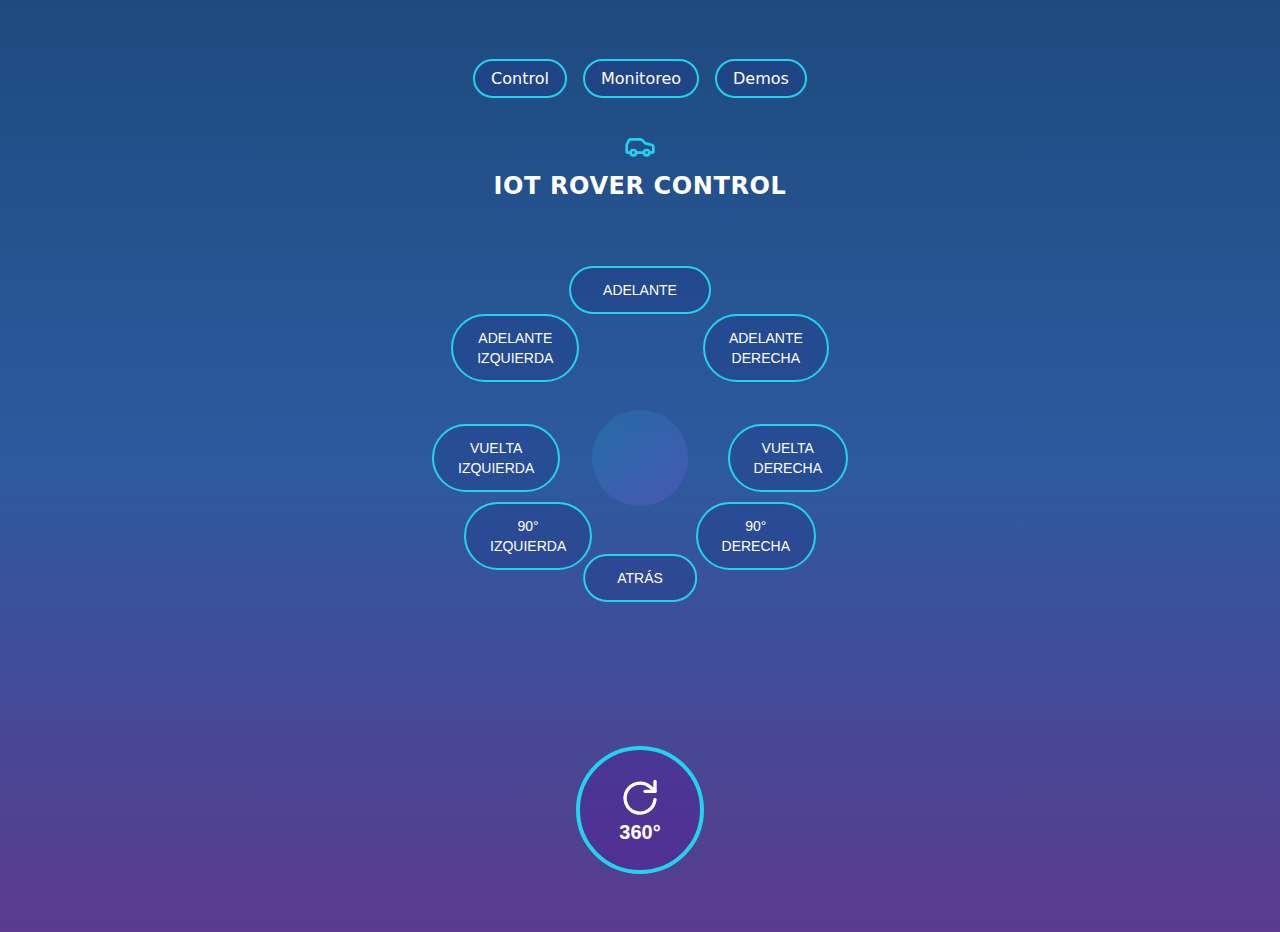
<file: index.html>
<!DOCTYPE html>
<html lang="es">
<head>
    <meta charset="UTF-8">
    <meta name="viewport" content="width=device-width, initial-scale=1.0">
    <title>IOT Rover Control</title>
    <meta name="description" content="Control remoto para carrito IoT">
    <link rel="stylesheet" href="css/style.css">
</head>
<body>

    <div class="main-container">
        <div class="content-wrapper">

          <nav class="main-nav">
    <a href="index.html" class="nav-item">Control</a>
    <a href="monitor.html" class="nav-item">Monitoreo</a>
    <a href="demos.html" class="nav-item">Demos</a> 
</nav>
            <div class="header">
                <div class="icon-container">
                    <svg xmlns="http://www.w3.org/2000/svg" width="24" height="24" viewBox="0 0 24 24" fill="none" stroke="currentColor" stroke-width="2" stroke-linecap="round" stroke-linejoin="round">
                        <path d="M19 17h2c.6 0 1-.4 1-1v-3c0-.9-.7-1.7-1.5-1.9C18.7 10.6 16 10 16 10s-1.3-1.4-2.2-2.3c-.5-.4-1.1-.7-1.8-.7H5c-.6 0-1.1.4-1.4.9l-1.4 2.9A3.7 3.7 0 0 0 2 12v4c0 .6.4 1 1 1h2"/>
                        <circle cx="7" cy="17" r="2"/>
                        <path d="M9 17h6"/>
                        <circle cx="17" cy="17" r="2"/>
                    </svg>
                </div>
                <h1>IOT ROVER CONTROL</h1>
            </div>

            <div class="control-pad-container">
                <div class="circles-background">
                    <div class="circle circle-1"></div>
                    <div class="circle circle-2"></div>
                    <div class="circle circle-3"></div>
                    <div class="circle circle-center"></div>
                </div>

                <div class="button-grid">
                    <button class="control-button" id="btn-fwd-left" data-command="ADELANTE IZQUIERDA">
                        ADELANTE<br>IZQUIERDA
                    </button>

                    <button class="control-button" id="btn-fwd" data-command="ADELANTE">
                        ADELANTE
                    </button>

                    <button class="control-button" id="btn-fwd-right" data-command="ADELANTE DERECHA">
                        ADELANTE<br>DERECHA
                    </button>

                    <button class="control-button" id="btn-turn-left" data-command="VUELTA IZQUIERDA">
                        VUELTA<br>IZQUIERDA
                    </button>

                    <button class="control-button" id="btn-turn-right" data-command="VUELTA DERECHA">
                        VUELTA<br>DERECHA
                    </button>

                    <button class="control-button" id="btn-90-left" data-command="90° IZQUIERDA">
                        90°<br>IZQUIERDA
                    </button>

                    <button class="control-button" id="btn-back" data-command="ATRÁS">
                        ATRÁS
                    </button>

                    <button class="control-button" id="btn-90-right" data-command="90° DERECHA">
                        90°<br>DERECHA
                    </button>
                </div>
            </div>

            <div class="spin-button-container">
                <button class="control-button spin-button" id="btn-360" data-command="360°">
                    <svg xmlns="http://www.w3.org/2000/svg" width="24" height="24" viewBox="0 0 24 24" fill="none" stroke="currentColor" stroke-width="2" stroke-linecap="round" stroke-linejoin="round">
                        <path d="M21 2v6h-6"/>
                        <path d="M21 13a9 9 0 1 1-3-7.7L21 8"/>
                    </svg>
                    <span>360°</span>
                </button>
            </div>

            <div id="last-command-display" class="status-indicator hidden">
                <p>Último comando enviado: <span id="displayed-command">N/A</span></p>
            </div>

        </div>
    </div>

    <script src="js/script.js"></script>
</body>
</html>
</file>
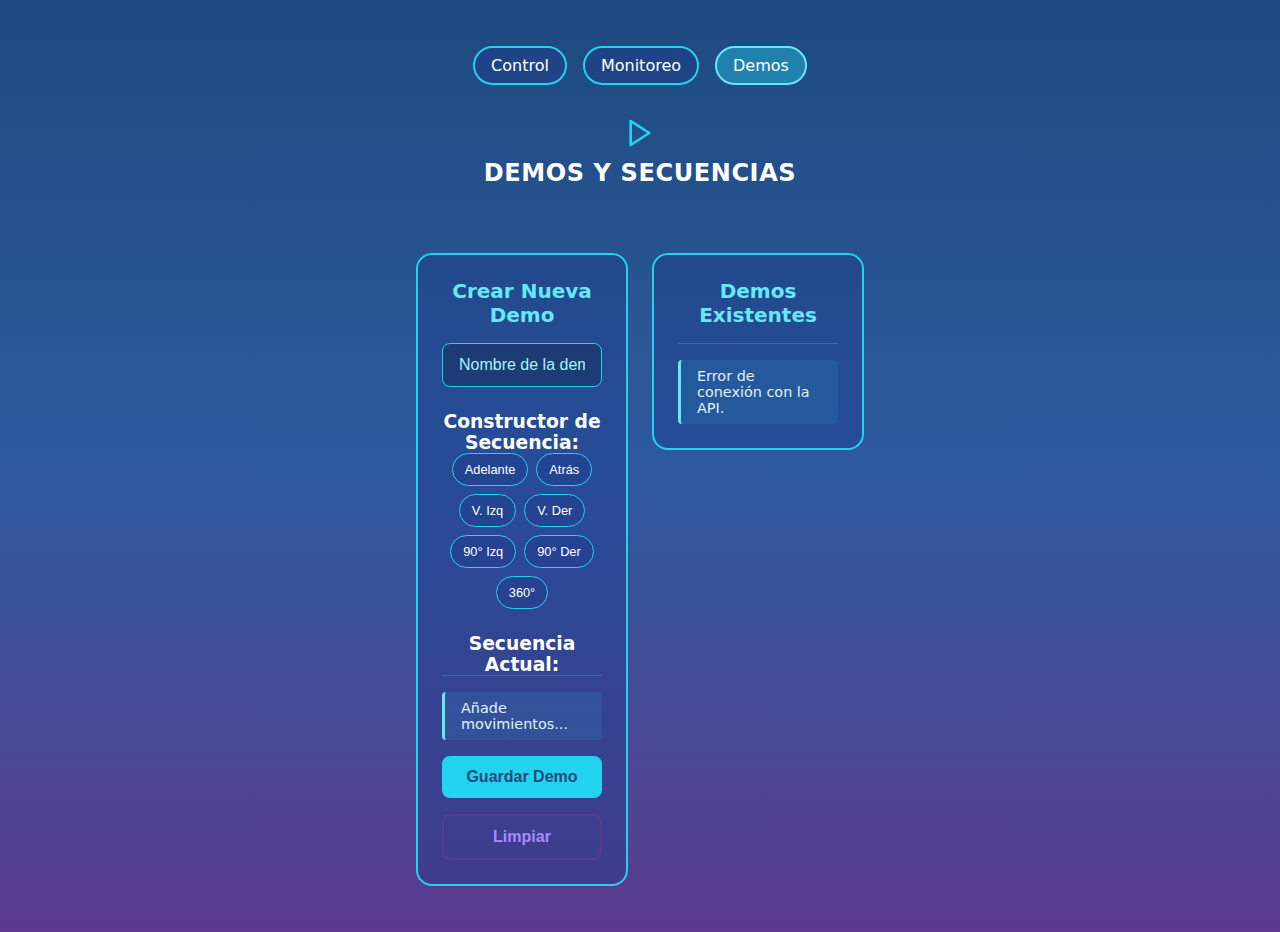
<file: demos.html>
<!DOCTYPE html>
<html lang="es">
<head>
    <meta charset="UTF-8">
    <meta name="viewport" content="width=device-width, initial-scale=1.0">
    <title>IOT Rover Demos</title>
    <meta name="description" content="Creación de demos para carrito IoT">
    <link rel="stylesheet" href="css/style.css">
</head>
<body>

    <div class="main-container">
        <div class="content-wrapper">

            <nav class="main-nav">
                <a href="index.html" class="nav-item">Control</a>
                <a href="monitor.html" class="nav-item">Monitoreo</a>
                <a href="demos.html" class="nav-item active">Demos</a>
            </nav>
            
            <div class="header">
                <div class="icon-container">
                    <svg xmlns="http://www.w3.org/2000/svg" width="24" height="24" viewBox="0 0 24 24" fill="none" stroke="currentColor" stroke-width="2" stroke-linecap="round" stroke-linejoin="round">
                        <polygon points="5 3 19 12 5 21 5 3"></polygon>
                    </svg>
                </div>
                <h1>DEMOS Y SECUENCIAS</h1>
            </div>

            <div class="monitor-section">

                <div class="monitor-card" id="crear-demo-card">
                    <h2>Crear Nueva Demo</h2>
                    
                    <input type="text" id="demo-nombre-input" placeholder="Nombre de la demo" class="demo-input">
                    
                    <h3>Constructor de Secuencia:</h3>
                    <div class="sequence-builder-controls">
                        <button class="control-button-demo" data-command="ADELANTE">Adelante</button>
                        <button class="control-button-demo" data-command="ATRÁS">Atrás</button>
                        <button class="control-button-demo" data-command="VUELTA IZQUIERDA">V. Izq</button>
                        <button class="control-button-demo" data-command="VUELTA DERECHA">V. Der</button>
                        <button class="control-button-demo" data-command="90° IZQUIERDA">90° Izq</button>
                        <button class="control-button-demo" data-command="90° DERECHA">90° Der</button>
                        <button class="control-button-demo" data-command="360°">360°</button>
                        </div>

                    <h3>Secuencia Actual:</h3>
                    <ul class="command-history-list" id="demo-sequence-list">
                        <li>Añade movimientos...</li>
                    </ul>
                    <button class="demo-save-button" id="save-demo-button">Guardar Demo</button>
                    <button class="demo-clear-button" id="clear-demo-button">Limpiar</button>
                </div>

                <div class="monitor-card">
                    <h2>Demos Existentes</h2>
                    <ul class="command-history-list" id="demo-list">
                        <li>Cargando demos...</li>
                    </ul>
                </div>

            </div>

        </div>
    </div>

    <script src="js/demos.js"></script> 
</body>
</html>
</file>
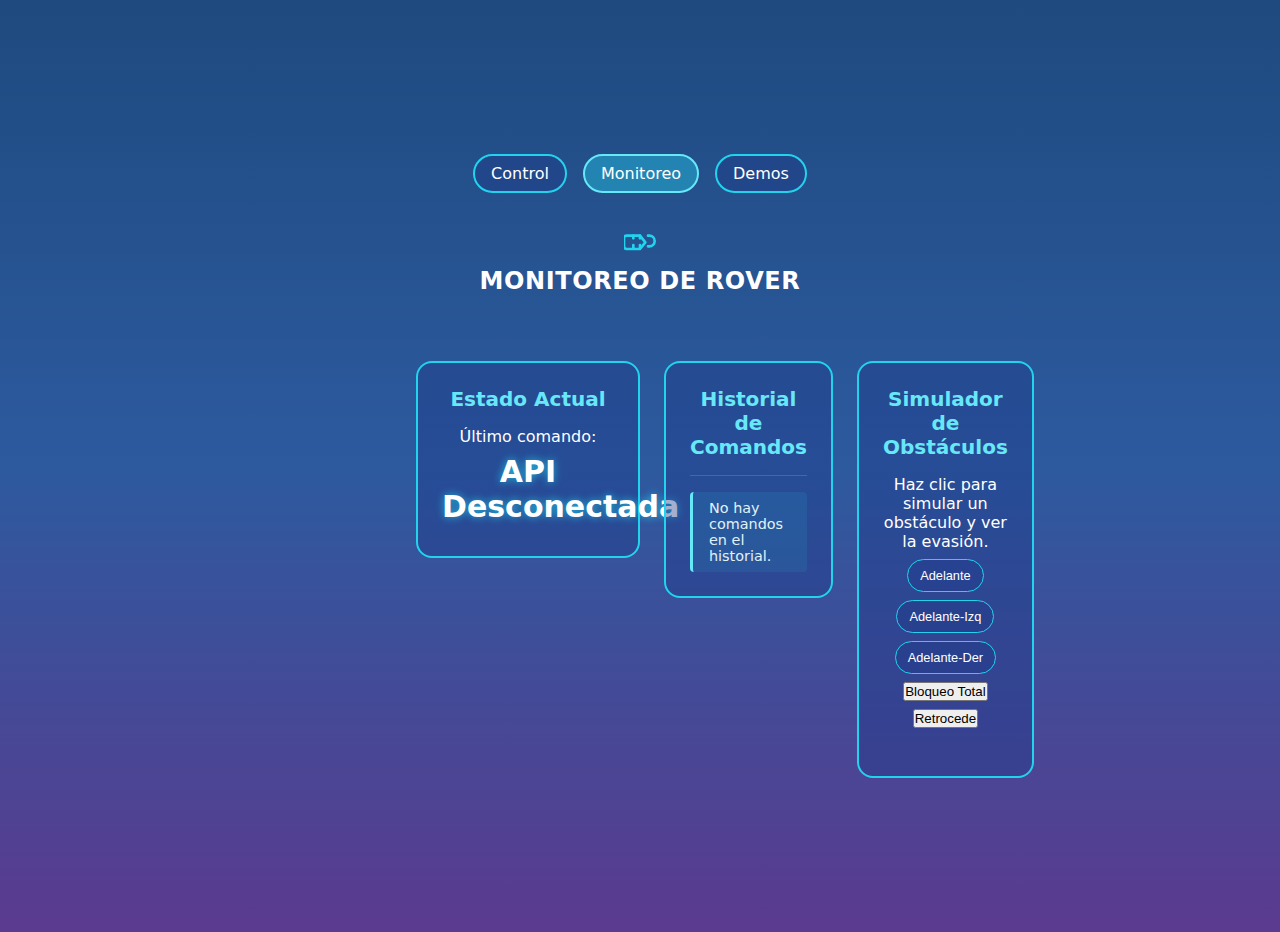
<file: monitor.html>
<!DOCTYPE html>
<html lang="es">
<head>
    <meta charset="UTF-8">
    <meta name="viewport" content="width=device-width, initial-scale=1.0">
    <title>IOT Rover Monitoreo</title>
    <meta name="description" content="Monitoreo de acciones del carrito IoT">
    <link rel="stylesheet" href="css/style.css">
</head>
<body>

    <div class="main-container">
        <div class="content-wrapper">

            <nav class="main-nav">
                <a href="index.html" class="nav-item">Control</a>
                <a href="monitor.html" class="nav-item active">Monitoreo</a>
                <a href="demos.html" class="nav-item">Demos</a> 
            </nav>
            <div class="header">
                <div class="icon-container">
                    <svg xmlns="http://www.w3.org/2000/svg" width="24" height="24" viewBox="0 0 24 24" fill="none" stroke="currentColor" stroke-width="2" stroke-linecap="round" stroke-linejoin="round">
                        <path d="M18 8h1a4 4 0 0 1 0 8h-1"/>
                        <path d="M2 8h10l4 5-4 5H2c-1.1 0-2-.9-2-2V10c0-1.1.9-2 2-2Z"/>
                        <path d="M7 17v-2"/>
                        <path d="M7 10V8"/>
                        <path d="M12 17v-2"/>
                        <path d="M12 10V8"/>
                    </svg>
                </div>
                <h1>MONITOREO DE ROVER</h1>
            </div>

            <div class="monitor-section">
                <div class="monitor-card">
                    <h2>Estado Actual</h2>
                    <p>Último comando:</p>
                    <p class="current-status" id="rover-current-command">N/A</p>
                </div>

                <div class="monitor-card">
                    <h2>Historial de Comandos</h2>
                    <ul class="command-history-list" id="command-history">
                        <li>No hay comandos en el historial.</li>
                    </ul>
                </div>
                <div class="monitor-card">
                    <h2>Simulador de Obstáculos</h2>
                    <p>Haz clic para simular un obstáculo y ver la evasión.</p>
                    <div class="sequence-builder-controls" id="obstacle-simulator-controls">
                        <button class="control-button-demo obstacle-btn" data-clave="1">Adelante</button>
                        <button class="control-button-demo obstacle-btn" data-clave="2">Adelante-Izq</button>
                        <button class="control-button-demo obstacle-btn" data-clave="3">Adelante-Der</button>
                        <button class_name="control-button-demo obstacle-btn" data-clave="4">Bloqueo Total</button>
                        <button class_name="control-button-demo obstacle-btn" data-clave="5">Retrocede</button>
                    </div>
                </div>

</div>
            </div>

        </div>
    </div>

    <script src="js/monitor.js"></script> </body>
</html>
</file>
<file: css/style.css>
/* --- Reseteo Básico y Estilos Globales --- */
* {
    margin: 0;
    padding: 0;
    box-sizing: border-box;
}

body {
    font-family: ui-sans-serif, system-ui, -apple-system, BlinkMacSystemFont, "Segoe UI", Roboto, "Helvetica Neue", Arial, "Noto Sans", sans-serif;
    -webkit-font-smoothing: antialiased;
    -moz-osx-font-smoothing: grayscale;
    min-height: 100vh;
    background-image: linear-gradient(to bottom, #1e4a7f, #2d5a9f, #5b3a8f);
    display: flex;
    align-items: center;
    justify-content: center;
    padding: 1rem;
    color: white;
}

/* --- Contenedores Principales --- */
.main-container {
    display: flex;
    align-items: center;
    justify-content: center;
    min-height: 100vh;
    width: 100%;
}

.content-wrapper {
    width: 100%;
    max-width: 28rem; /* 448px */
}

/* --- Navegación --- */
.main-nav {
    display: flex;
    justify-content: center;
    gap: 1rem;
    margin-bottom: 2rem;
}

.nav-item {
    padding: 0.5rem 1rem;
    border-radius: 9999px;
    background-color: rgba(30, 58, 138, 0.4); /* bg-blue-900/40 */
    border: 2px solid #22d3ee;
    color: white;
    text-decoration: none;
    font-weight: 500;
    transition: background-color 0.2s ease, transform 0.2s ease;
}

.nav-item:hover {
    background-color: rgba(34, 211, 238, 0.2);
}

.nav-item.active {
    background-color: rgba(34, 211, 238, 0.4);
    border-color: #67e8f9; /* Un poco más claro para indicar activo */
}


/* --- Header --- */
.header {
    text-align: center;
    margin-bottom: 4rem; /* 64px */
}

.header .icon-container {
    display: flex;
    align-items: center;
    justify-content: center;
    gap: 0.5rem;
    margin-bottom: 0.5rem;
}

.header svg {
    width: 2rem; /* 32px */
    height: 2rem; /* 32px */
    color: #22d3ee; /* cyan-400 */
}

.header h1 {
    font-size: 1.5rem; /* 24px */
    line-height: 2rem;
    font-weight: 700;
    letter-spacing: 0.025em;
}

/* --- Pad de Control --- */
.control-pad-container {
    position: relative;
    display: flex;
    align-items: center;
    justify-content: center;
    margin-bottom: 6rem; /* 96px */
}

.circles-background {
    position: absolute;
    top: 0;
    right: 0;
    bottom: 0;
    left: 0;
    display: flex;
    align-items: center;
    justify-content: center;
}

.circle {
    position: absolute;
    border-radius: 9999px; /* rounded-full */
    border-width: 2px;
}

.circle-1 {
    width: 18rem; /* 288px */
    height: 18rem;
    border-color: rgba(34, 211, 238, 0.3); /* border-cyan-400/30 */
}

.circle-2 {
    width: 14rem; /* 224px */
    height: 14rem;
    border-color: rgba(34, 211, 238, 0.4); /* border-cyan-400/40 */
}

.circle-3 {
    width: 10rem; /* 160px */
    height: 10rem;
    border-color: rgba(34, 211, 238, 0.5); /* border-cyan-400/50 */
}

.circle-center {
    width: 6rem; /* 96px */
    height: 6rem;
    background-image: linear-gradient(to bottom right, rgba(6, 182, 212, 0.2), rgba(168, 85, 247, 0.2));
    border-color: #22d3ee; /* border-cyan-400 */
}

/* --- Botones --- */
.button-grid {
    position: relative;
    width: 24rem; /* 384px */
    height: 24rem;
}

.control-button {
    position: absolute;
    padding: 0.75rem 1.5rem; /* px-6 py-3 */
    border-radius: 9999px;
    border: 2px solid #22d3ee;
    background-color: rgba(30, 58, 138, 0.4); /* bg-blue-900/40 */
    color: white;
    font-size: 0.875rem; /* 14px */
    line-height: 1.25rem;
    font-weight: 500;
    cursor: pointer;
    transition: background-color 0.2s ease, transform 0.2s ease;
    text-align: center;
}

.control-button:hover {
    background-color: rgba(34, 211, 238, 0.2); /* hover:bg-cyan-400/20 */
}

.control-button.active {
    background-color: rgba(34, 211, 238, 0.4); /* bg-cyan-400/40 */
}


/* --- Posicionamiento de Botones --- */
#btn-fwd-left {
    top: 3rem;
    left: 0.2rem;
}
#btn-fwd-left.active { transform: scale(0.95); }

#btn-fwd {
    top: 0;
    left: 50%;
    transform: translateX(-50%);
    padding-left: 2rem;
    padding-right: 2rem;
}
#btn-fwd.active { transform: translateX(-50%) scale(0.95); }

#btn-fwd-right {
    top: 3rem;
    right: 0.2rem;
}
#btn-fwd-right.active { transform: scale(0.95); }

#btn-turn-left {
    top: 50%;
    left: -1rem;
    transform: translateY(-50%);
}
#btn-turn-left.active { transform: translateY(-50%) scale(0.95); }

#btn-turn-right {
    top: 50%;
    right: -1rem;
    transform: translateY(-50%);
}
#btn-turn-right.active { transform: translateY(-50%) scale(0.95); }

#btn-90-left {
    bottom: 5rem;
    left: 1rem;
}
#btn-90-left.active { transform: scale(0.95); }

#btn-back {
    bottom: 3rem;
    left: 50%;
    transform: translateX(-50%);
    padding-left: 2rem;
    padding-right: 2rem;
}
#btn-back.active { transform: translateX(-50%) scale(0.95); }

#btn-90-right {
    bottom: 5rem;
    right: 1rem;
}
#btn-90-right.active { transform: scale(0.95); }



/* --- Botón 360° --- */
.spin-button-container {
    display: flex;
    justify-content: center;
}

.spin-button {
    position: relative; /* Sobrescribe el 'absolute' de .control-button */
    width: 8rem; /* 128px */
    height: 8rem;
    border-width: 4px;
    background-color: rgba(76, 29, 149, 0.4); /* bg-purple-900/40 */
    display: flex;
    flex-direction: column;
    align-items: center;
    justify-content: center;
}

.spin-button svg {
    width: 2.5rem; /* 40px */
    height: 2.5rem;
    margin-bottom: 0.25rem;
}

.spin-button span {
    font-size: 1.25rem; /* 20px */
    font-weight: 700;
}

.spin-button.active {
    transform: scale(0.95);
}

/* --- Indicador de Estado (en página de Control, ahora más general) --- */
#last-command-display {
    margin-top: 2rem;
    text-align: center;
}

#last-command-display p {
    display: inline-block;
    padding: 0.5rem 1.5rem;
    border-radius: 9999px;
    background-color: rgba(34, 211, 238, 0.2); /* bg-cyan-400/20 */
    border: 1px solid #22d3ee;
    color: #67e8f9; /* text-cyan-300 */
    font-size: 0.875rem;
    font-weight: 500;
}

.hidden {
    display: none;
}

/* --- Estilos para la Página de Monitoreo --- */
.monitor-section {
    display: flex;
    flex-direction: column;
    gap: 2rem;
    margin-top: 2rem;
}

.monitor-card {
    background-color: rgba(30, 58, 138, 0.4); /* bg-blue-900/40 */
    border: 2px solid #22d3ee;
    border-radius: 1rem; /* rounded-xl */
    padding: 1.5rem;
    text-align: center;
}

.monitor-card h2 {
    font-size: 1.25rem; /* 20px */
    font-weight: 600;
    margin-bottom: 1rem;
    color: #67e8f9; /* text-cyan-300 */
}

.monitor-card p {
    font-size: 1rem;
    margin-bottom: 0.5rem;
}

.monitor-card .current-status {
    font-size: 1.875rem; /* 30px */
    font-weight: 700;
    color: #fff;
    text-shadow: 0 0 8px rgba(34, 211, 238, 0.8); /* Efecto de brillo */
}

.command-history-list {
    list-style: none; /* Quitamos los puntos de la lista */
    padding: 0;
    max-height: 200px; /* Para que no crezca infinitamente */
    overflow-y: auto; /* Scroll si hay muchos elementos */
    border-top: 1px solid rgba(34, 211, 238, 0.3);
    padding-top: 1rem;
    text-align: left; /* Alineamos el texto a la izquierda */
}

.command-history-list li {
    background-color: rgba(34, 211, 238, 0.1);
    border-left: 3px solid #67e8f9;
    padding: 0.5rem 1rem;
    margin-bottom: 0.5rem;
    border-radius: 0.25rem;
    font-size: 0.9rem;
    color: #e0f2f7;
}

.command-history-list li:last-child {
    margin-bottom: 0;
}

/* --- Estilos para la Página de Demos --- */

/* Ajuste para que las tarjetas puedan ir una al lado de la otra */
.monitor-section {
    flex-direction: row; /* Hacemos que sea horizontal */
    align-items: flex-start; /* Alinea arriba */
    gap: 1.5rem;
}

/* Forzamos a que cada tarjeta ocupe el 50% */
.monitor-section .monitor-card {
    width: 50%;
}

/* Asegurarnos que en pantallas pequeñas vuelvan a ser columnas */
@media (max-width: 768px) {
    .monitor-section {
        flex-direction: column;
    }
    .monitor-section .monitor-card {
        width: 100%;
    }
}


/* Input para el nombre de la demo */
.demo-input {
    width: 100%;
    padding: 0.75rem 1rem;
    background-color: rgba(0, 0, 0, 0.2);
    border: 1px solid #22d3ee;
    border-radius: 0.5rem;
    color: white;
    font-size: 1rem;
    margin-bottom: 1.5rem;
}
.demo-input::placeholder {
    color: #a5f3fc;
}

/* Contenedor de botones del constructor */
.sequence-builder-controls {
    display: flex;
    flex-wrap: wrap; /* Para que se ajusten */
    gap: 0.5rem;
    justify-content: center;
    margin-bottom: 1.5rem;
}

/* Botones pequeños para el constructor */
.control-button-demo {
    padding: 0.5rem 0.75rem;
    font-size: 0.8rem;
    border-radius: 9999px;
    border: 1px solid #22d3ee;
    background-color: rgba(30, 58, 138, 0.4);
    color: white;
    font-weight: 500;
    cursor: pointer;
    transition: all 0.2s ease;
}
.control-button-demo:hover {
    background-color: rgba(34, 211, 238, 0.2);
}

/* Botones de guardar y limpiar */
.demo-save-button, .demo-clear-button {
    width: 100%;
    padding: 0.75rem;
    font-size: 1rem;
    font-weight: 600;
    border-radius: 0.5rem;
    cursor: pointer;
    transition: all 0.2s ease;
    margin-top: 1rem;
}
.demo-save-button {
    background-color: #22d3ee;
    border: none;
    color: #1e4a7f;
}
.demo-save-button:hover {
    background-color: #67e8f9;
}
.demo-clear-button {
    background-color: transparent;
    border: 2px solid #5b3a8f;
    color: #a78bfa;
}
.demo-clear-button:hover {
    background-color: rgba(91, 58, 143, 0.3);
}

/* Botón para ejecutar demo en la lista */
.demo-run-button {
    padding: 0.25rem 0.5rem;
    font-size: 0.75rem;
    border-radius: 0.25rem;
    background-color: #22d3ee;
    color: #1e4a7f;
    border: none;
    cursor: pointer;
    margin-left: 1rem;
    font-weight: 600;
}
.demo-run-button:hover {
    background-color: #67e8f9;
}
</file>
